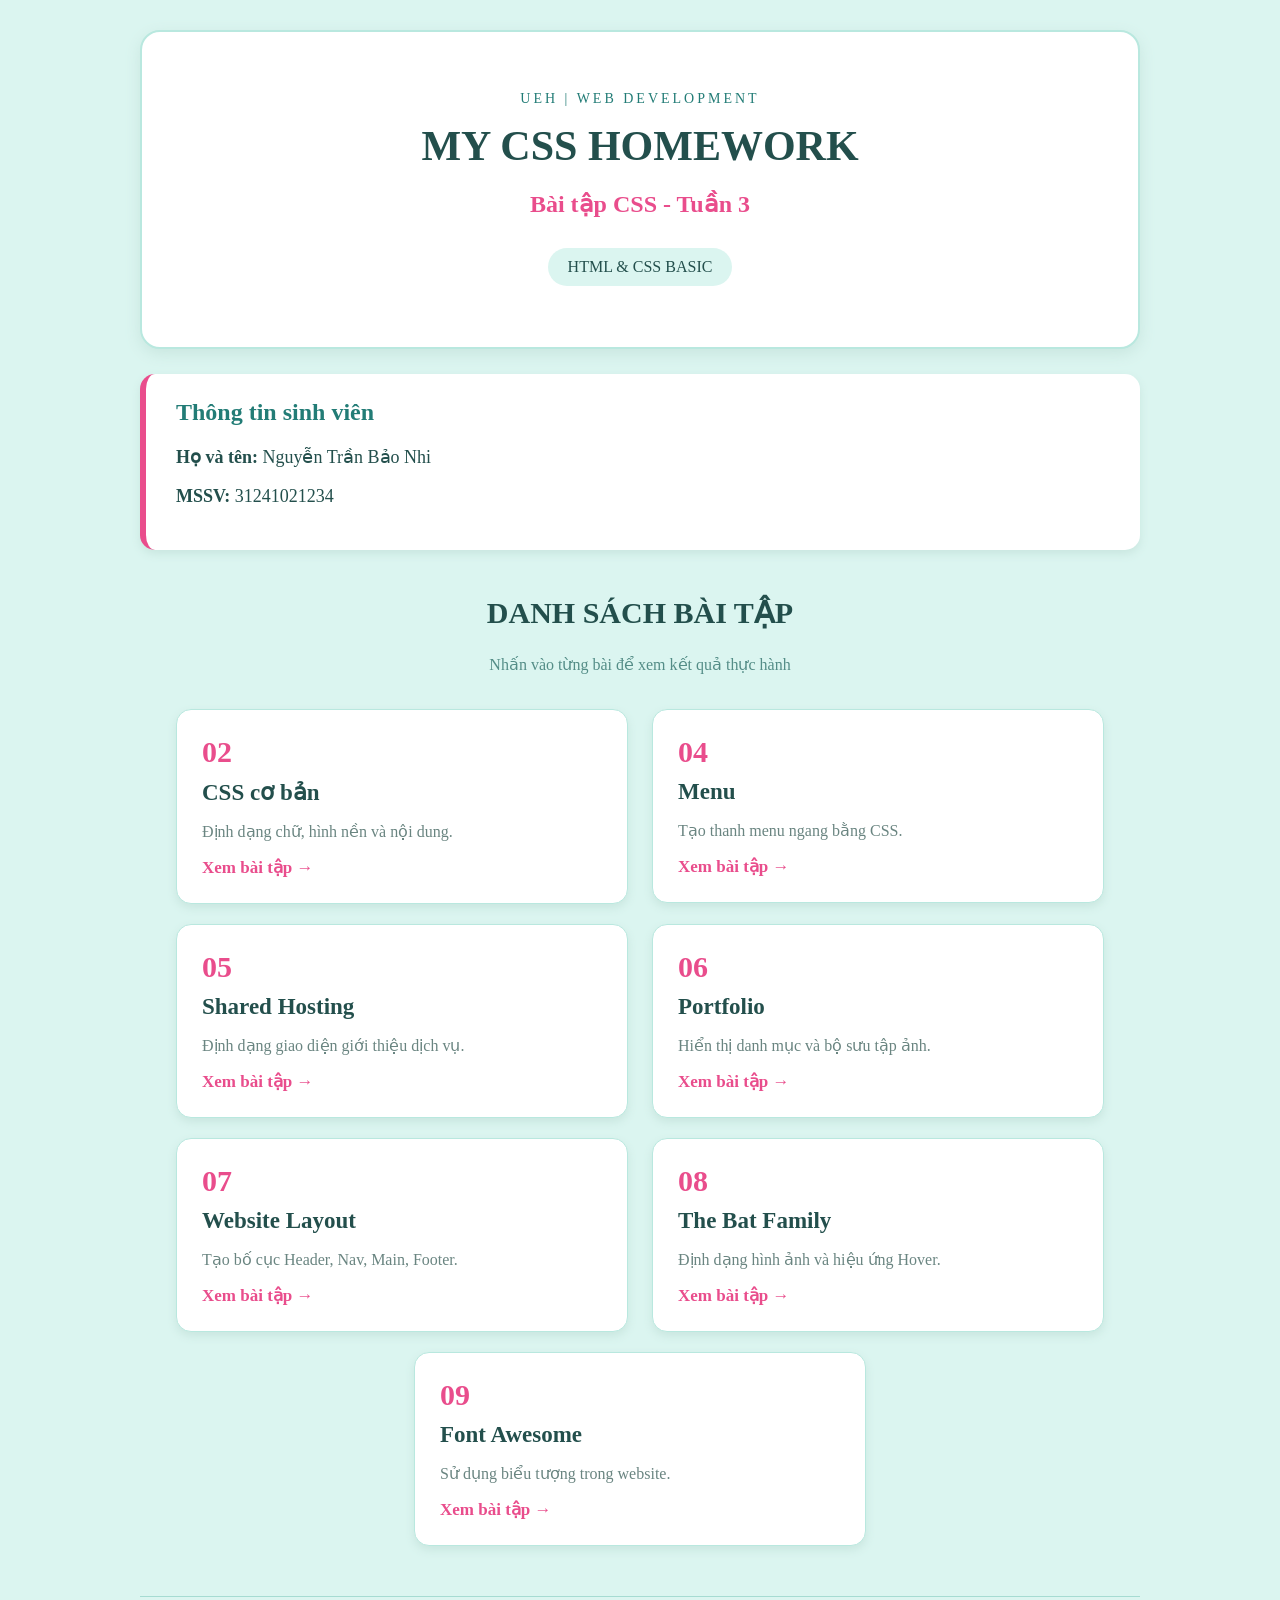
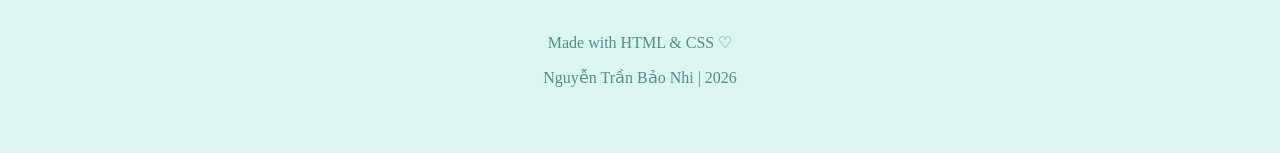
<file: Tuan3/VeNha/index.html>
<!DOCTYPE html>
<html lang="vi">

<head>
    <meta charset="UTF-8">
    <meta name="viewport" content="width=device-width, initial-scale=1.0">
    <title>Bài tập CSS - Tuần 3</title>

    <style>
        body {
            font-family: "Be Vietnam Pro", serif;
            background-color: #DBF5F0;
            color: #234F4C;
            margin: 0;
            padding: 30px;
        }

        /* Khung chứa */
        .container {
            max-width: 1000px;
            margin: auto;
        }

        /* Phần giới thiệu */
        header {
            background-color: white;
            text-align: center;
            padding: 45px 20px;
            border-radius: 20px;
            border: 2px solid #B9E8DF;
            box-shadow: 0 5px 15px #c9e6df;
        }

        header h1 {
            font-size: 42px;
            margin: 15px 0;
        }

        header h2 {
            color: #E94D8C;
            font-size: 24px;
        }

        .tag {
            color: #227C76;
            letter-spacing: 3px;
            font-size: 14px;
        }

        .label {
            display: inline-block;
            background-color: #DBF5F0;
            padding: 10px 20px;
            border-radius: 20px;
            margin-top: 10px;
        }

        /* Thông tin sinh viên */
        .student {
            background-color: white;
            margin-top: 25px;
            padding: 25px 30px;
            border-radius: 15px;
            border-left: 6px solid #E94D8C;
            box-shadow: 0 4px 10px #c9e6df;
        }

        .student h2 {
            color: #227C76;
            margin-top: 0;
        }

        .student p {
            font-size: 18px;
        }

        /* Tiêu đề danh sách */
        .section-title {
            text-align: center;
            margin-top: 45px;
            margin-bottom: 25px;
        }

        .section-title h2 {
            font-size: 30px;
        }

        .section-title p {
            color: #548D87;
        }

        /* Các thẻ bài tập */
        .exercise-list {
            text-align: center;
        }

        .card {
            display: inline-block;
            vertical-align: top;
            text-align: left;
            background-color: white;
            width: 40%;
            margin: 10px;
            padding: 25px;
            border-radius: 15px;
            border: 1px solid #B9E8DF;
            box-shadow: 0 4px 10px #c9e6df;
        }

        .card h3 {
            font-size: 23px;
            margin: 10px 0;
        }

        .number {
            color: #E94D8C;
            font-size: 30px;
            font-weight: bold;
        }

        .card p {
            color: #6A8581;
            font-size: 16px;
        }

        /* Hyperlink */
        a {
            color: #E94D8C;
            text-decoration: none;
            font-size: 17px;
            font-weight: bold;
        }

        a:hover {
            color: #FF1493;
            text-decoration: underline;
        }

        /* Hiệu ứng khi rê chuột */
        .card:hover {
            border-color: #E94D8C;
            background-color: #FFF8FC;
        }

        /* Footer */
        footer {
            text-align: center;
            margin-top: 40px;
            padding: 20px;
            color: #548D87;
            border-top: 1px solid #A6DBD2;
        }
    </style>
</head>

<body>
    <div class="container">

        <!-- Phần giới thiệu -->
        <header>
            <p class="tag">UEH | WEB DEVELOPMENT</p>

            <h1>MY CSS HOMEWORK</h1>
            <h2>Bài tập CSS - Tuần 3</h2>

            <p class="label">HTML & CSS BASIC</p>
        </header>

        <!-- Thông tin sinh viên -->
        <section class="student">
            <h2>Thông tin sinh viên</h2>
            <p><b>Họ và tên:</b> Nguyễn Trần Bảo Nhi</p>
            <p><b>MSSV:</b> 31241021234</p>
        </section>

        <!-- Danh sách bài tập -->
        <section class="section-title">
            <h2>DANH SÁCH BÀI TẬP</h2>
            <p>Nhấn vào từng bài để xem kết quả thực hành</p>
        </section>

        <div class="exercise-list">

            <div class="card">
                <span class="number">02</span>
                <h3>CSS cơ bản</h3>
                <p>Định dạng chữ, hình nền và nội dung.</p>
                <a href="BT2/BaiTap2.html">Xem bài tập →</a>
            </div>

            <div class="card">
                <span class="number">04</span>
                <h3>Menu</h3>
                <p>Tạo thanh menu ngang bằng CSS.</p>
                <a href="BT4/BaiTap4.html">Xem bài tập →</a>
            </div>

            <div class="card">
                <span class="number">05</span>
                <h3>Shared Hosting</h3>
                <p>Định dạng giao diện giới thiệu dịch vụ.</p>
                <a href="BT5/BaiTap5.html">Xem bài tập →</a>
            </div>

            <div class="card">
                <span class="number">06</span>
                <h3>Portfolio</h3>
                <p>Hiển thị danh mục và bộ sưu tập ảnh.</p>
                <a href="BT6/BaiTap6.html">Xem bài tập →</a>
            </div>

            <div class="card">
                <span class="number">07</span>
                <h3>Website Layout</h3>
                <p>Tạo bố cục Header, Nav, Main, Footer.</p>
                <a href="BT7/BaiTap7.html">Xem bài tập →</a>
            </div>

            <div class="card">
                <span class="number">08</span>
                <h3>The Bat Family</h3>
                <p>Định dạng hình ảnh và hiệu ứng Hover.</p>
                <a href="BT8/BaiTap8.html">Xem bài tập →</a>
            </div>

            <div class="card">
                <span class="number">09</span>
                <h3>Font Awesome</h3>
                <p>Sử dụng biểu tượng trong website.</p>
                <a href="BT5/BaiTap5.html">Xem bài tập →</a>
            </div>

        </div>

        <!-- Cuối trang -->
        <footer>
            <p>Made with HTML & CSS ♡</p>
            <p>Nguyễn Trần Bảo Nhi | 2026</p>
        </footer>

    </div>
</body>

</html>
</file>
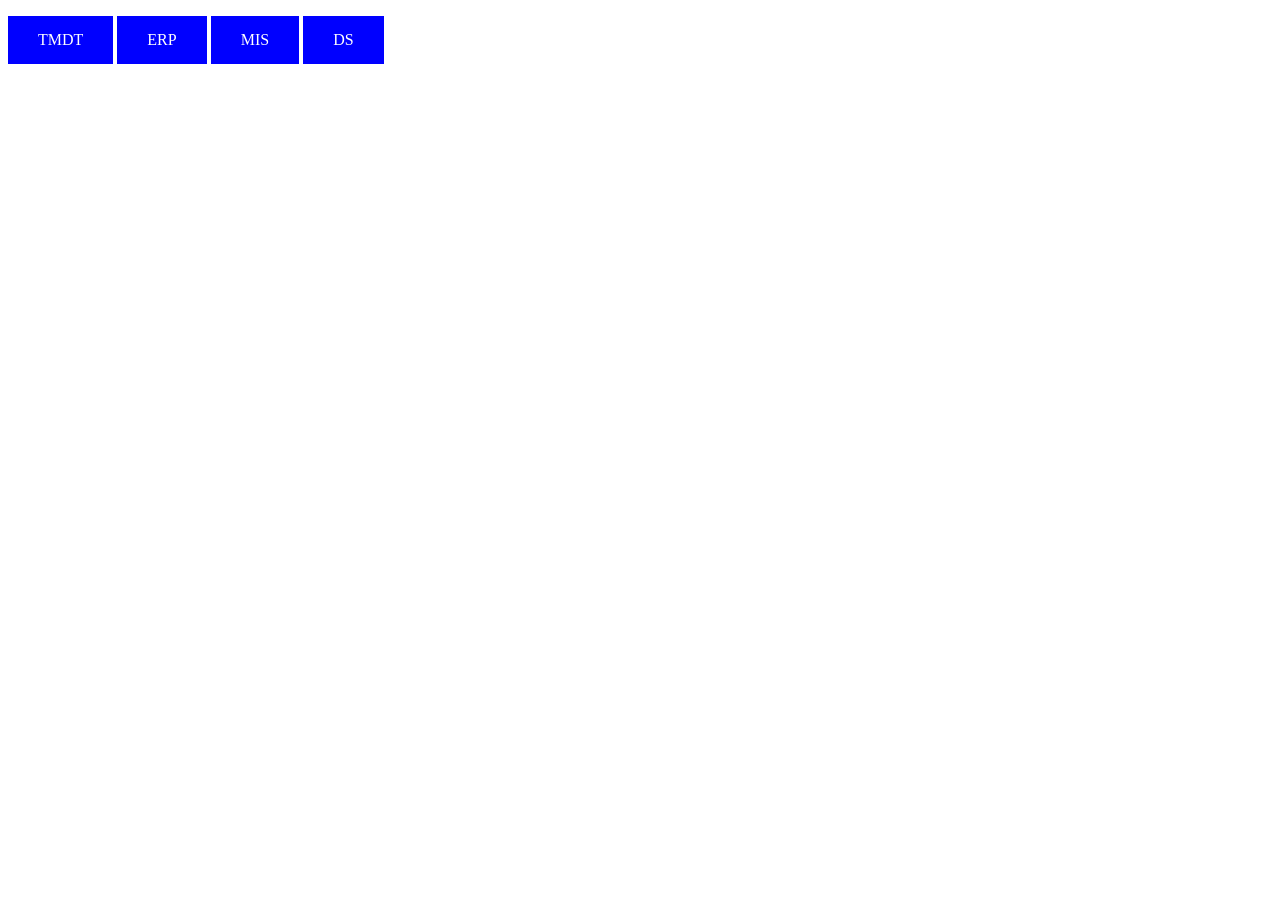
<file: Tuan3/VeNha/BT4/BaiTap4.html>
<!DOCTYPE html>
<html lang="en">
<head>
    <meta charset="UTF-8">
    <meta name="viewport" content="width=device-width, initial-scale=1.0">
    <title>Bài tập 4</title>
    <link rel="stylesheet" href="BT4.CSS">
</head>
<body>
    <ul>
        <li><a href="#">TMDT</a></li>
        <li><a href="#">ERP</a></li>
        <li><a href="#">MIS</a></li>
        <li><a href="#">DS</a></li>
    </ul>
</body>
</html>
</file>
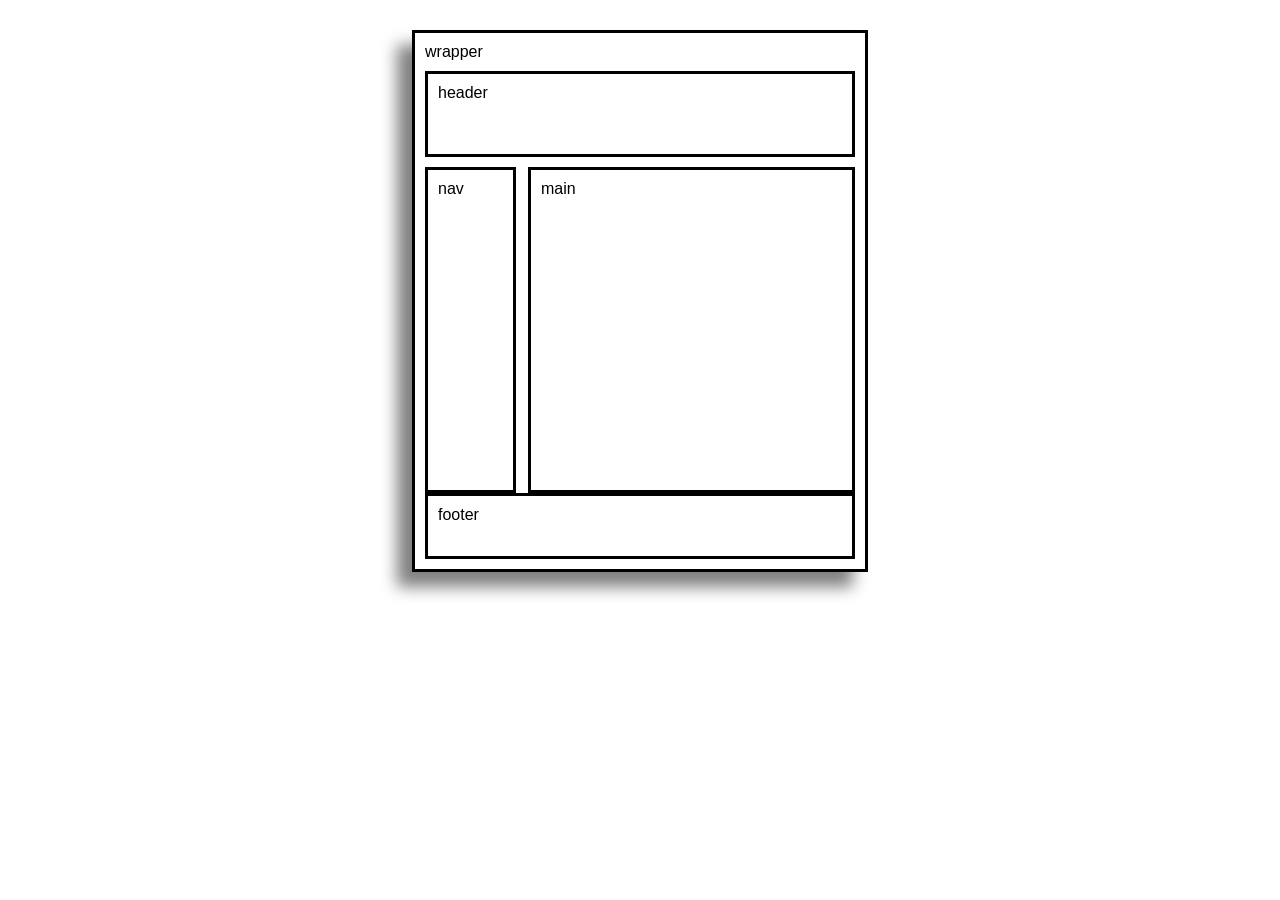
<file: Tuan3/VeNha/BT7/BaiTap7.html>
<!DOCTYPE html>
<html lang="en">

<head>
    <meta charset="UTF-8">
    <meta name="viewport" content="width=device-width, initial-scale=1.0">
    <title>Bài tập 7</title>
    <link rel="stylesheet" href="BaiTap7.css">
</head>

<body>
    <div id="wrapper">
        wrapper
        <header>header</header>
        <nav>nav</nav>
        <main>main</main>
        <footer>footer</footer>
    </div>
</body>

</html>
</file>
<file: Tuan3/VeNha/BT4/BT4.CSS>
ul {
    list-style-type: none;
    padding: 0;
}

li {
    display: inline-block;
}

a {
    display: inline-block;
    background-color: blue;
    color: white;
    padding: 15px 30px;
    text-decoration: none;
}

a:hover {
    background-color: orange;
}
</file>
<file: Tuan3/VeNha/BT7/BaiTap7.css>
body {
    font-family: Arial;
}

/* Khung bao ngoài */
#wrapper {
    width: 430px;
    margin: 30px auto;
    padding: 10px;
    border: 3px solid black;
    box-shadow: -15px 15px 15px gray;
}

/* Header */
header {
    height: 60px;
    border: 3px solid black;
    margin-top: 10px;
    margin-bottom: 10px;
    padding: 10px;
}

/* Nav */
nav {
    width: 15%;
    height: 300px;
    border: 3px solid black;
    padding: 10px;
    float: left;
}

/* Main */
main {
    width: 70%;
    height: 300px;
    border: 3px solid black;
    padding: 10px;
    float: right;
}

/* Footer */
footer {
    clear: both;
    border: 3px solid black;
    padding: 10px;
    margin-top: 10px;
    height: 40px;
}
</file>
